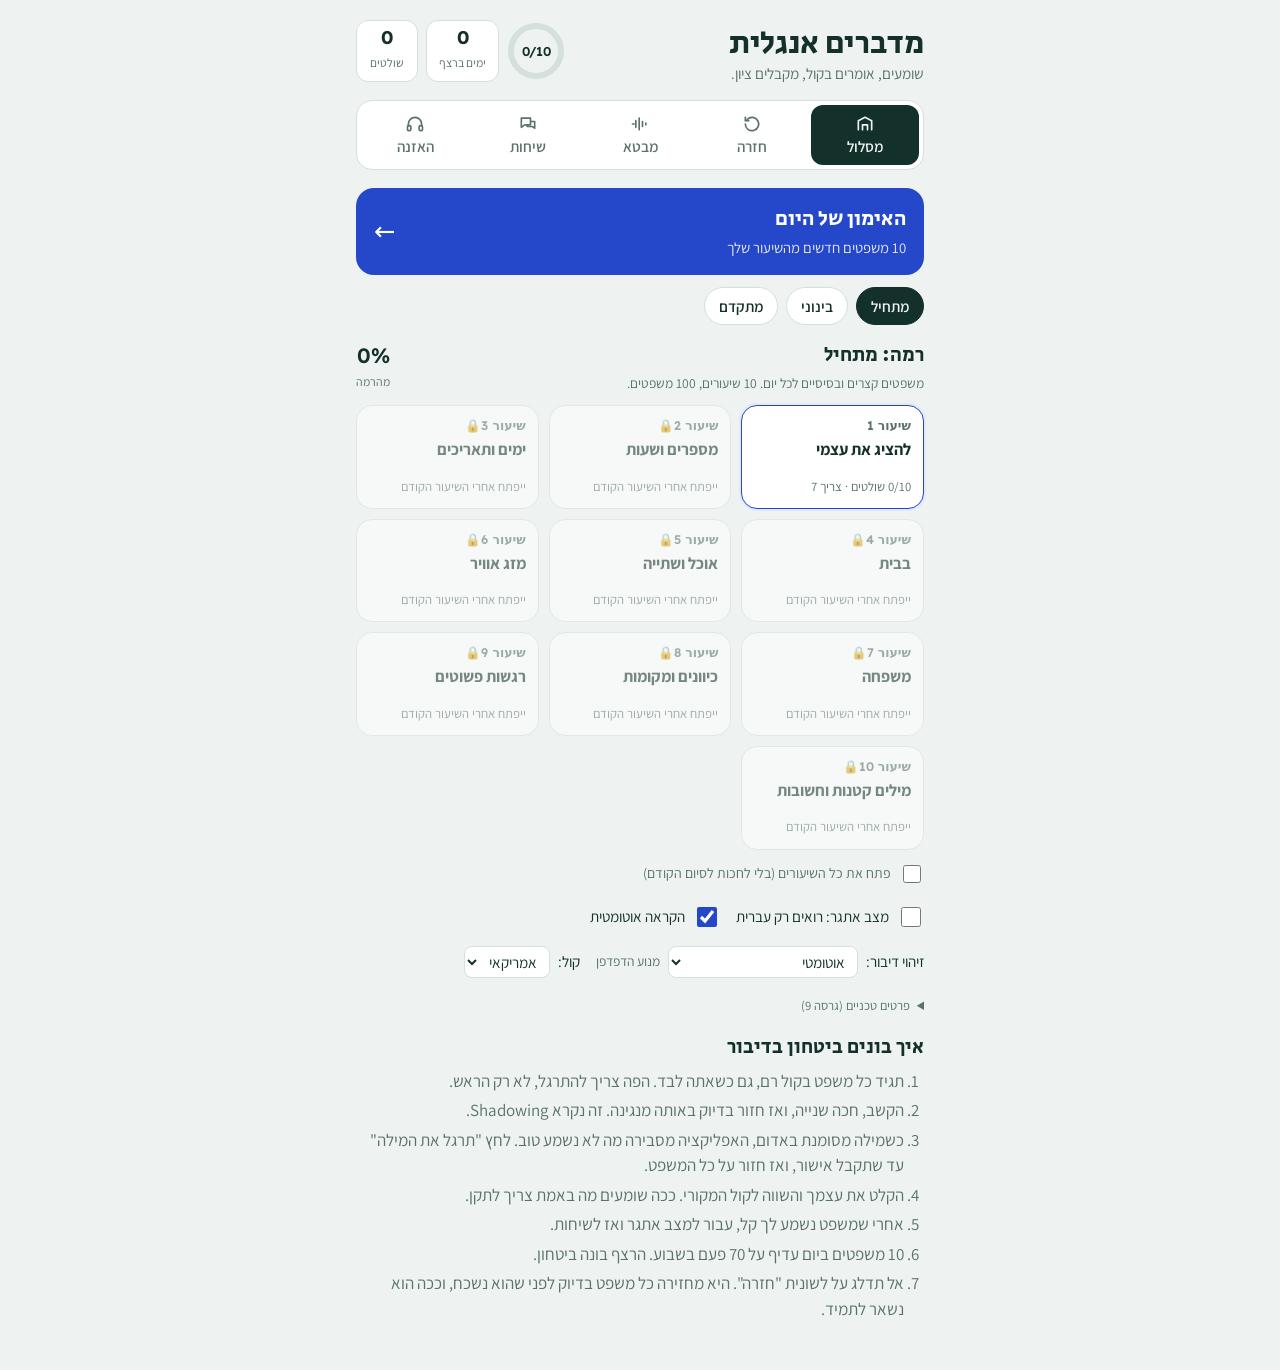
<file: index.html>
<!doctype html>
<html lang="he" dir="rtl">
<head>
<meta charset="utf-8">
<meta name="viewport" content="width=device-width,initial-scale=1,viewport-fit=cover">
<title>מדברים אנגלית</title>
<link rel="preconnect" href="https://fonts.googleapis.com">
<link rel="stylesheet" href="https://fonts.googleapis.com/css2?family=Assistant:wght@400;600;700&family=Lexend:wght@400;500;600&family=Secular+One&display=swap">
<link rel="stylesheet" href="css/style.css?v=9">
</head>
<body>
<div class="wrap">
  <header>
    <h1>מדברים אנגלית<small>שומעים, אומרים בקול, מקבלים ציון.</small></h1>
    <div class="stats" aria-label="התקדמות">
      <div class="goal" title="יעד יומי: 10 משפטים">
        <svg viewBox="0 0 58 58"><circle class="track" cx="29" cy="29" r="25"/><circle class="fill" id="goalRing" cx="29" cy="29" r="25" stroke-dasharray="157.1" stroke-dashoffset="157.1"/></svg>
        <span id="goalTxt">0/10</span>
      </div>
      <div class="stat"><b id="sStreak">0</b><span>ימים ברצף</span></div>
      <div class="stat"><b id="sMastered">0</b><span>שולטים</span></div>
    </div>
  </header>

  <div class="modes" role="tablist" aria-label="מצבי תרגול">
    <button class="mode" role="tab" data-mode="course" aria-selected="true">
      <svg viewBox="0 0 24 24" fill="none" stroke="currentColor" stroke-width="2" stroke-linecap="round" stroke-linejoin="round"><path d="M4 19V8l8-4 8 4v11"/><path d="M9 19v-6h6v6"/></svg>מסלול</button>
    <button class="mode" role="tab" data-mode="review" aria-selected="false">
      <svg viewBox="0 0 24 24" fill="none" stroke="currentColor" stroke-width="2" stroke-linecap="round"><path d="M4 12a8 8 0 1 0 2.4-5.7M4 4v4h4"/></svg><span>חזרה<span class="badge" id="reviewBadge"></span></span></button>
    <button class="mode" role="tab" data-mode="accent" aria-selected="false">
      <svg viewBox="0 0 24 24" fill="none" stroke="currentColor" stroke-width="2" stroke-linecap="round"><path d="M3 12h2M7 8v8M11 5v14M15 9v6M19 11v2"/></svg>מבטא</button>
    <button class="mode" role="tab" data-mode="talk" aria-selected="false">
      <svg viewBox="0 0 24 24" fill="none" stroke="currentColor" stroke-width="2" stroke-linejoin="round"><path d="M4 5h11v8H8l-4 3V5z"/><path d="M15 9h5v8l-3-2h-6v-2"/></svg>שיחות</button>
    <button class="mode" role="tab" data-mode="listen" aria-selected="false">
      <svg viewBox="0 0 24 24" fill="none" stroke="currentColor" stroke-width="2" stroke-linecap="round"><path d="M4 14v-2a8 8 0 0 1 16 0v2"/><rect x="3" y="14" width="4" height="6" rx="1.5"/><rect x="17" y="14" width="4" height="6" rx="1.5"/></svg>האזנה</button>
  </div>

  <!-- ===== משפטים + חזרה ===== -->
  <section id="view-practice" class="stack">
    <div id="courseHome" class="stack">
      <button class="daily" id="dailyBtn">
        <span class="daily-t"><b>האימון של היום</b><small id="dailySub">10 משפטים: חזרות שהגיע זמנן ומשפטים חדשים מהשיעור שלך</small></span>
        <span class="daily-go" aria-hidden="true">←</span>
      </button>
      <nav class="topics" id="levels" aria-label="רמות"></nav>
      <div class="levelhead"><div><h2 id="levelName"></h2><p class="hint" id="levelDesc"></p></div><div class="lvlprog"><b id="levelPct">0%</b><span>מהרמה</span></div></div>
      <div class="lessons" id="lessons"></div>
      <div class="certcta" id="certCta" hidden><b>סיימת את הרמה!</b><button class="btn primary" id="certOpen">קבל תעודה</button></div>
      <label class="unlockall"><input type="checkbox" id="unlockAll"> פתח את כל השיעורים (בלי לחכות לסיום הקודם)</label>
    </div>
    <div class="lessonbar" id="lessonBar" hidden><button class="btn sm" id="backHome">→ לשיעורים</button><b id="lessonTitle"></b></div>
    <div class="toast" id="toast" hidden></div>
    <div class="card" aria-live="polite" id="practiceCard" hidden>
      <div class="cardtop"><span id="pos">1 / 7</span><div class="progressbar"><i id="bar"></i></div><span id="status"></span></div>
      <div class="he" id="he"></div>
      <p class="en" id="en" lang="en"></p>
      <div class="hint">לחץ על מילה כדי לשמוע אותה לבד</div>
      <div class="tip" id="tip"></div>
      <div class="row">
        <button class="btn primary" id="listen"><svg viewBox="0 0 24 24" fill="none" stroke="currentColor" stroke-width="2" stroke-linecap="round"><path d="M4 9v6h4l5 4V5L8 9H4z" fill="currentColor"/><path d="M16 8.5a5 5 0 0 1 0 7M18.5 6a8.5 8.5 0 0 1 0 12"/></svg>הקשב</button>
        <button class="btn" id="slow"><svg viewBox="0 0 24 24" fill="none" stroke="currentColor" stroke-width="2" stroke-linecap="round"><circle cx="12" cy="12" r="9"/><path d="M12 7v5l3 2"/></svg>לאט</button>
        <button class="btn rec" id="recBtn" hidden><svg viewBox="0 0 24 24"><circle cx="12" cy="12" r="6" fill="currentColor"/></svg><span>הקלט את עצמי</span></button>
        <button class="btn" id="playMine" hidden><svg viewBox="0 0 24 24" fill="currentColor"><path d="M8 5v14l11-7z"/></svg>הקול שלי</button>
        <button class="btn" id="reveal" hidden>הצג את המשפט</button>
      </div>

      <div class="miczone">
        <button class="mic" id="mic" aria-label="לחץ ודבר"><svg viewBox="0 0 24 24" fill="currentColor"><rect x="9" y="3" width="6" height="11" rx="3"/><path d="M6 11a6 6 0 0 0 12 0" fill="none" stroke="currentColor" stroke-width="2" stroke-linecap="round"/><path d="M12 17v4M9 21h6" stroke="currentColor" stroke-width="2" stroke-linecap="round"/></svg></button>
        <div class="miclabel" id="micLabel">לחץ ותגיד את המשפט באנגלית</div>
      </div>

      <div class="result" id="result" hidden>
        <div class="score" id="score"></div>
        <div class="words" id="words"></div>
        <div class="heard" id="heard"></div>
        <div class="fixes" id="fixes" hidden></div>
        <div class="noise" id="noiseNote" hidden></div>
      </div>

      <div class="selfrate" id="selfrate" hidden>
        <button class="btn" data-rate="2">אמרתי בביטחון</button>
        <button class="btn" data-rate="1">כמעט</button>
        <button class="btn" data-rate="0">צריך עוד תרגול</button>
      </div>

      <div class="nav">
        <button class="btn" id="prev">הקודם</button>
        <button class="btn" id="next">הבא</button>
      </div>
    </div>
    <div class="card empty" id="reviewEmpty" hidden>
      <h2>אין חזרות להיום</h2>
      <p>כל משפט שתרגלת חוזר בדיוק כשמתחילים לשכוח אותו: אחרי יום, 3 ימים, שבוע, שבועיים וחודש. כשהגיע זמן של משפט, הוא יופיע כאן.</p>
      <p class="hint" id="nextDue"></p>
    </div>
  </section>

  <!-- ===== מבטא ===== -->
  <section id="view-accent" class="stack" hidden>
    <div id="accHome" class="stack">
      <div class="card"><h2>הצלילים שהכי קשים לדוברי עברית</h2><p class="hint" style="margin:0">בכל יחידה: הסבר איך מזיזים את הפה, ואז תרגול עם זוגות מילים שנשמעות כמעט אותו דבר. אם תגיד לא נכון, המערכת תשמע את המילה השנייה.</p></div>
      <div class="units" id="units"></div>
    </div>
    <div id="accUnit" class="stack" hidden>
      <div class="lessonbar"><button class="btn sm" id="accBack">→ לכל הצלילים</button><b id="accTitle"></b></div>
      <div class="card" id="accLearn">
        <p id="accExplain" style="margin:0"></p>
        <h3>איך עושים את זה</h3>
        <ol class="how" id="accHow"></ol>
        <h3>זוגות לתרגול <span class="hint">(לחץ כדי לשמוע)</span></h3>
        <div class="pairs" id="accPairs"></div>
        <button class="btn primary" id="accStart" style="align-self:flex-start">התחל תרגול</button>
      </div>
      <div class="card" id="accEx" hidden>
        <div class="cardtop"><span id="axPos"></span><div class="progressbar"><i id="axBar"></i></div><span id="axScore"></span></div>
        <h2 id="axQ"></h2>
        <div id="axListen" class="stack">
          <div class="row"><button class="btn primary" id="axPlay"><svg viewBox="0 0 24 24" fill="none" stroke="currentColor" stroke-width="2" stroke-linecap="round"><path d="M4 9v6h4l5 4V5L8 9H4z" fill="currentColor"/><path d="M16 8.5a5 5 0 0 1 0 7M18.5 6a8.5 8.5 0 0 1 0 12"/></svg>השמע שוב</button><button class="btn" id="axSlow">לאט</button></div>
          <div class="pairchoice" id="axChoices"></div>
        </div>
        <div id="axSay" class="stack">
          <div class="bigword"><bdi lang="en" id="axWord"></bdi><span id="axMean"></span></div>
          <div class="row" style="justify-content:center"><button class="btn" id="axHear"><svg viewBox="0 0 24 24" fill="none" stroke="currentColor" stroke-width="2" stroke-linecap="round"><path d="M4 9v6h4l5 4V5L8 9H4z" fill="currentColor"/><path d="M16 8.5a5 5 0 0 1 0 7M18.5 6a8.5 8.5 0 0 1 0 12"/></svg>איך אומרים</button></div>
          <div class="miczone"><button class="mic small" id="axMic" aria-label="אמור את המילה"><svg viewBox="0 0 24 24" fill="currentColor"><rect x="9" y="3" width="6" height="11" rx="3"/><path d="M6 11a6 6 0 0 0 12 0" fill="none" stroke="currentColor" stroke-width="2" stroke-linecap="round"/><path d="M12 17v4M9 21h6" stroke="currentColor" stroke-width="2" stroke-linecap="round"/></svg></button><div class="miclabel" id="axLabel">לחץ ותגיד את המילה</div></div>
          <div class="selfrate" id="axSelf" hidden><button class="btn" data-ok="1">אמרתי נכון</button><button class="btn" data-ok="0">לא בטוח</button></div>
        </div>
        <div class="axres" id="axRes" hidden></div>
        <div class="nav"><button class="btn primary" id="axNext" disabled>הבא</button></div>
      </div>
      <div class="card" id="accDone" hidden>
        <div class="bigscore" id="adScore"></div>
        <p class="empty" id="adMsg" style="padding:0"></p>
        <h3>משפט אתגר</h3>
        <p class="en" id="twEn" lang="en" style="font-size:1.25rem"></p>
        <p class="hint" id="twHe" style="margin:0"></p>
        <div class="row"><button class="btn" id="twHear"><svg viewBox="0 0 24 24" fill="none" stroke="currentColor" stroke-width="2" stroke-linecap="round"><path d="M4 9v6h4l5 4V5L8 9H4z" fill="currentColor"/><path d="M16 8.5a5 5 0 0 1 0 7M18.5 6a8.5 8.5 0 0 1 0 12"/></svg>הקשב</button><button class="btn" id="twSlow">לאט</button></div>
        <div class="miczone"><button class="mic small" id="twMic" aria-label="אמור את משפט האתגר"><svg viewBox="0 0 24 24" fill="currentColor"><rect x="9" y="3" width="6" height="11" rx="3"/><path d="M6 11a6 6 0 0 0 12 0" fill="none" stroke="currentColor" stroke-width="2" stroke-linecap="round"/><path d="M12 17v4M9 21h6" stroke="currentColor" stroke-width="2" stroke-linecap="round"/></svg></button><div class="miclabel" id="twLabel">לחץ ותגיד את כל המשפט</div></div>
        <div class="words" id="twWords"></div>
        <div class="row"><button class="btn primary" id="adAgain">תרגול נוסף</button><button class="btn" id="adOther">צליל אחר</button></div>
      </div>
    </div>
  </section>

  <!-- ===== שיחות ===== -->
  <section id="view-talk" hidden>
    <div id="scenPick" class="card">
      <h2>בחר שיחה</h2>
      <p class="hint" style="margin:0">הצד השני מדבר, ואתה עונה בקול. לחץ על בועה כדי לשמוע אותה שוב.</p>
      <div class="scen-list" id="scenList"></div>
    </div>
    <div id="scenRun" class="card" hidden>
      <div class="cardtop"><button class="btn" id="scenBack">כל השיחות</button><b id="scenTitle"></b></div>
      <div class="chat" id="chat" aria-live="polite"></div>
      <div class="yourturn" id="yourTurn" hidden>
        <div class="hint">תורך: <span id="ytHe"></span></div>
        <div class="target" id="ytEn" lang="en"></div>
        <div class="row">
          <button class="btn" id="ytListen"><svg viewBox="0 0 24 24" fill="none" stroke="currentColor" stroke-width="2" stroke-linecap="round"><path d="M4 9v6h4l5 4V5L8 9H4z" fill="currentColor"/><path d="M16 8.5a5 5 0 0 1 0 7"/></svg>איך אומרים</button>
          <button class="btn" id="ytSkip">דלג</button>
        </div>
        <div class="miczone">
          <button class="mic small" id="ytMic" aria-label="ענה בקול"><svg viewBox="0 0 24 24" fill="currentColor"><rect x="9" y="3" width="6" height="11" rx="3"/><path d="M6 11a6 6 0 0 0 12 0" fill="none" stroke="currentColor" stroke-width="2" stroke-linecap="round"/><path d="M12 17v4M9 21h6" stroke="currentColor" stroke-width="2" stroke-linecap="round"/></svg></button>
          <div class="miclabel" id="ytLabel">לחץ וענה</div>
        </div>
        <div class="fixes" id="ytFixes" hidden></div>
        <div class="selfrate" id="ytSelf" hidden>
          <button class="btn" data-rate="2">אמרתי</button>
          <button class="btn" data-rate="0">עוד פעם</button>
        </div>
      </div>
      <div class="result good" id="scenDone" hidden>
        <div class="score" id="scenScore"></div>
        <div class="row"><button class="btn primary" id="scenAgain">שוב את השיחה</button><button class="btn" id="scenOthers">שיחה אחרת</button></div>
        <div class="fixes" id="scenFixes" hidden></div>
      </div>
    </div>
  </section>

  <!-- ===== האזנה ===== -->
  <section id="view-listen" hidden>
    <div class="card" id="quizCard">
      <div class="cardtop"><span id="qPos">שאלה 1 / 10</span><div class="progressbar"><i id="qBar"></i></div><span id="qScore">0 נכונות</span></div>
      <h2>מה שמעת?</h2>
      <div class="row">
        <button class="btn primary" id="qPlay"><svg viewBox="0 0 24 24" fill="none" stroke="currentColor" stroke-width="2" stroke-linecap="round"><path d="M4 9v6h4l5 4V5L8 9H4z" fill="currentColor"/><path d="M16 8.5a5 5 0 0 1 0 7M18.5 6a8.5 8.5 0 0 1 0 12"/></svg>השמע</button>
        <button class="btn" id="qSlow">לאט</button>
      </div>
      <div class="options" id="qOpts"></div>
      <p class="en" id="qReveal" lang="en" hidden></p>
      <div class="nav"><button class="btn" id="qNext" disabled>הבא</button></div>
    </div>
    <div class="card" id="quizDone" hidden>
      <div class="bigscore" id="qFinal"></div>
      <p class="empty" id="qMsg"></p>
      <button class="btn primary" id="qRestart" style="align-self:center">סבב חדש</button>
    </div>
  </section>

  <div class="modal" id="certModal" hidden role="dialog" aria-modal="true" aria-labelledby="certTitle">
    <div class="modal-in stack">
      <div class="cert" id="cert">
        <div class="cert-k">תעודת סיום</div>
        <div class="cert-t" id="certTitle">מדברים אנגלית</div>
        <div class="cert-l">מוענקת ל</div>
        <div class="cert-n" id="certName">שמך כאן</div>
        <div class="cert-l">על סיום <b id="certLevel"></b></div>
        <div class="cert-s" id="certStats"></div>
        <div class="cert-d" id="certDate"></div>
      </div>
      <label class="certname">השם על התעודה: <input id="certInput" maxlength="40" placeholder="הקלד את שמך"></label>
      <p class="hint" style="margin:0">כדי לשמור, צלם מסך (במחשב: Win+Shift+S, באייפון: כפתור הצד + הגברת עוצמה).</p>
      <button class="btn primary" id="certClose" style="align-self:center">סגור</button>
    </div>
  </div>

  <div class="toggles">
    <label><input type="checkbox" id="challenge"> מצב אתגר: רואים רק עברית</label>
    <label><input type="checkbox" id="autoplay" checked> הקראה אוטומטית</label>
    <label>זיהוי דיבור: <select id="engineSel"><option value="auto">אוטומטי</option><option value="local">מנוע יציב (מומלץ לאייפון)</option><option value="browser">מנוע הדפדפן (מהיר, לכרום)</option></select> <span class="hint" id="engineStat"></span></label>
    <label>קול: <select id="voiceSel"><option value="us">אמריקאי</option><option value="gb">בריטי</option></select></label>
  </div>

  <div class="note" id="micNote" hidden></div>

  <details class="debug"><summary>פרטים טכניים (גרסה 9)</summary><pre id="debugLog">עוד לא היו האזנות.</pre></details>

  <section class="coach">
    <h2>איך בונים ביטחון בדיבור</h2>
    <ol>
      <li>תגיד כל משפט בקול רם, גם כשאתה לבד. הפה צריך להתרגל, לא רק הראש.</li>
      <li>הקשב, חכה שנייה, ואז חזור בדיוק באותה מנגינה. זה נקרא Shadowing.</li>
      <li>כשמילה מסומנת באדום, האפליקציה מסבירה מה לא נשמע טוב. לחץ "תרגל את המילה" עד שתקבל אישור, ואז חזור על כל המשפט.</li>
      <li>הקלט את עצמך והשווה לקול המקורי. ככה שומעים מה באמת צריך לתקן.</li>
      <li>אחרי שמשפט נשמע לך קל, עבור למצב אתגר ואז לשיחות.</li>
      <li>10 משפטים ביום עדיף על 70 פעם בשבוע. הרצף בונה ביטחון.</li>
      <li>אל תדלג על לשונית "חזרה". היא מחזירה כל משפט בדיוק לפני שהוא נשכח, וככה הוא נשאר לתמיד.</li>
    </ol>
  </section>
</div>
<script src="js/data.js?v=9"></script>
<script src="js/course.js?v=9"></script>
<script src="js/recorder.js?v=9"></script>
<script src="js/app.js?v=9"></script>
</body>
</html>
</file>
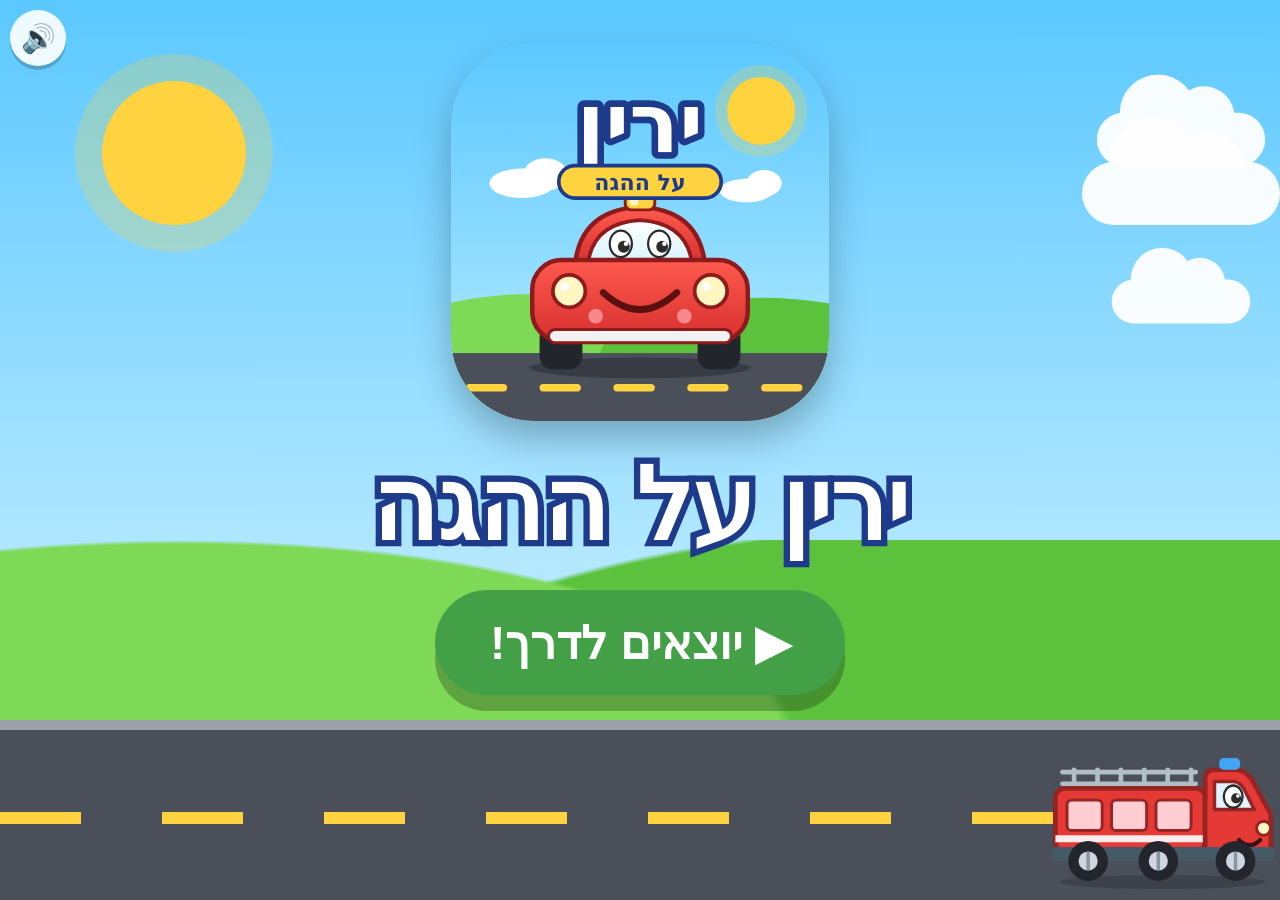
<file: yarin/index.html>
<!DOCTYPE html>
<html lang="he" dir="rtl">
<head>
  <meta charset="UTF-8">
  <meta name="viewport" content="width=device-width, initial-scale=1, maximum-scale=1, user-scalable=no, viewport-fit=cover">
  <title>ירין על ההגה</title>
  <meta name="theme-color" content="#5BC8FF">
  <meta name="apple-mobile-web-app-capable" content="yes">
  <meta name="mobile-web-app-capable" content="yes">
  <meta name="apple-mobile-web-app-title" content="ירין על ההגה">
  <meta name="apple-mobile-web-app-status-bar-style" content="black-translucent">
  <link rel="manifest" href="manifest.json">
  <link rel="icon" type="image/svg+xml" href="icons/icon.svg">
  <link rel="apple-touch-icon" href="icons/apple-touch-icon.png">
  <link rel="stylesheet" href="style.css?v=6">
</head>
<body>
  <div id="app">
    <!-- כל המסכים נבנים מתוך game.js -->
  </div>

  <!-- כפתורים קבועים בפינה -->
  <button id="btnHome" class="corner-btn hidden" aria-label="חזרה למפה">🏠</button>
  <button id="btnMute" class="corner-btn" aria-label="השתקה">🔊</button>
  <div id="stars" class="stars hidden">⭐ <span id="starCount">0</span></div>

  <div id="confetti"></div>

  <script src="js/vehicles.js?v=6"></script>
  <script src="js/sound.js?v=6"></script>
  <script src="js/drive.js?v=6"></script>
  <script src="js/game.js?v=6"></script>
</body>
</html>
</file>
<file: css/style.css>
/* Layout: one-column "speaking card" app — mode tabs, topic rail, one sentence at a time, big mic at the thumb */
:root{
  --bg:#EEF3F1; --surface:#FFFFFF; --ink:#13302B; --muted:#5B726C; --line:#D5E0DC;
  --accent:#2448C9; --accent-soft:#E3E9FB; --mic:#FFD447; --mic-ink:#2A2200; --mic-edge:#C9A21E;
  --good:#16794A; --good-soft:#DDF3E7; --bad:#B4372C; --bad-soft:#FBE3E0;
  --them:#F1F5F3;
  --f-display:"Secular One","Assistant",system-ui,sans-serif;
  --f-body:"Assistant",system-ui,-apple-system,"Segoe UI",sans-serif;
  --f-en:"Lexend",system-ui,-apple-system,"Segoe UI",sans-serif;
}
@media (prefers-color-scheme:dark){:root:not([data-theme="light"]){
  --bg:#0F1A18; --surface:#172623; --ink:#E6F0ED; --muted:#93A9A3; --line:#2A3C38;
  --accent:#8EA8FF; --accent-soft:#1E2A4D; --good:#5FD39A; --good-soft:#123326; --bad:#FF8F82; --bad-soft:#3A1915;
  --them:#1D2F2B; color-scheme:dark}}
:root[data-theme="dark"]{
  --bg:#0F1A18; --surface:#172623; --ink:#E6F0ED; --muted:#93A9A3; --line:#2A3C38;
  --accent:#8EA8FF; --accent-soft:#1E2A4D; --good:#5FD39A; --good-soft:#123326; --bad:#FF8F82; --bad-soft:#3A1915;
  --them:#1D2F2B; color-scheme:dark}

*{box-sizing:border-box}
[hidden]{display:none!important}
body{background:var(--bg);color:var(--ink);font-family:var(--f-body);font-size:17px;line-height:1.5;margin:0}
.wrap{max-width:600px;margin:0 auto;padding-block:20px 48px;
  padding-left:max(16px,env(safe-area-inset-left,0px));padding-right:max(16px,env(safe-area-inset-right,0px));
  display:flex;flex-direction:column;gap:18px}
header{display:flex;align-items:flex-end;justify-content:space-between;gap:12px;flex-wrap:wrap}
h1{font-family:var(--f-display);font-weight:400;font-size:2rem;line-height:1.1;margin:0;text-wrap:balance}
h1 small{display:block;font-family:var(--f-body);font-size:.95rem;color:var(--muted);font-weight:400;margin-top:4px}
h2{font-family:var(--f-display);font-weight:400;font-size:1.25rem;margin:0}
.stats{display:flex;gap:8px;align-items:center}
.stat{background:var(--surface);border:1px solid var(--line);border-radius:12px;padding:6px 12px;text-align:center;min-width:62px}
.stat b{display:block;font-family:var(--f-en);font-size:1.15rem;font-variant-numeric:tabular-nums;line-height:1.2}
.stat span{font-size:.75rem;color:var(--muted)}
.goal{position:relative;width:58px;height:58px;flex:none}
.goal svg{width:100%;height:100%;transform:rotate(-90deg)}
.goal circle{fill:none;stroke-width:6}
.goal .track{stroke:var(--line)} .goal .fill{stroke:var(--good);stroke-linecap:round;transition:stroke-dashoffset .4s}
.goal span{position:absolute;inset:0;display:grid;place-items:center;font:600 .8rem var(--f-en);font-variant-numeric:tabular-nums}

/* mode tabs */
.modes{display:grid;grid-template-columns:repeat(4,1fr);background:var(--surface);border:1px solid var(--line);border-radius:16px;padding:4px;gap:4px}
.mode{border:none;background:transparent;color:var(--muted);font:600 .95rem var(--f-body);padding:9px 4px;border-radius:12px;cursor:pointer;display:flex;flex-direction:column;align-items:center;gap:2px}
.mode svg{width:20px;height:20px}
.mode[aria-selected="true"]{background:var(--ink);color:var(--bg)}
.mode .badge{font:600 .7rem var(--f-en);background:var(--bad);color:var(--surface);border-radius:999px;padding:0 6px;margin-inline-start:4px}
.mode .badge:empty{display:none}

.topics{display:flex;gap:8px;overflow-x:auto;padding-bottom:4px;scrollbar-width:none;margin-inline:-4px;padding-inline:4px}
.topics::-webkit-scrollbar{display:none}
.chip{flex:none;border:1px solid var(--line);background:var(--surface);color:var(--ink);font:600 .95rem var(--f-body);
  padding:8px 14px;border-radius:999px;cursor:pointer;white-space:nowrap}
.chip[aria-pressed="true"]{background:var(--ink);color:var(--bg);border-color:var(--ink)}
.chip.daily{border-color:var(--accent);color:var(--accent)}
.chip.daily[aria-pressed="true"]{background:var(--accent);color:var(--surface);border-color:var(--accent)}

.card{background:var(--surface);border:1px solid var(--line);border-radius:22px;padding:22px 20px;display:flex;flex-direction:column;gap:16px;box-shadow:0 8px 24px -16px rgba(19,48,43,.35)}
.cardtop{display:flex;justify-content:space-between;align-items:center;font-size:.85rem;color:var(--muted);gap:8px}
.progressbar{flex:1;height:4px;background:var(--line);border-radius:4px;overflow:hidden;max-width:140px}
.progressbar i{display:block;height:100%;background:var(--accent);width:0;transition:width .3s}
.he{font-size:1.15rem;font-weight:600;color:var(--muted)}
.en{font-family:var(--f-en);font-size:1.6rem;font-weight:500;line-height:1.4;direction:ltr;text-align:left;margin:0;min-height:2.2em;display:flex;flex-wrap:wrap;gap:0 .3em}
.en .w{cursor:pointer;border-radius:6px;padding:0 2px;margin:0 -2px}
.en .w:hover{background:var(--accent-soft)}
.en.hidden-en .w{color:transparent;background:var(--line);user-select:none}
.tip{font-size:.92rem;background:var(--accent-soft);color:var(--ink);border-radius:12px;padding:8px 12px}
.tip:empty{display:none}
.hint{font-size:.85rem;color:var(--muted)}

.row{display:flex;gap:10px;flex-wrap:wrap;align-items:center}
.btn{display:inline-flex;align-items:center;gap:8px;border:1px solid var(--line);background:var(--surface);color:var(--ink);
  font:600 1rem var(--f-body);padding:10px 16px;border-radius:14px;cursor:pointer}
.btn svg{width:20px;height:20px;flex:none}
.btn:hover{border-color:var(--accent)}
.btn:disabled{opacity:.45;cursor:default}
.btn.primary{background:var(--accent);border-color:var(--accent);color:var(--surface)}
.btn.rec{color:var(--bad)}
.btn.rec.on{background:var(--bad);color:var(--surface);border-color:var(--bad)}
:focus-visible{outline:3px solid var(--accent);outline-offset:2px}

.miczone{display:flex;flex-direction:column;align-items:center;gap:10px;padding-top:4px}
.mic{width:92px;height:92px;border-radius:50%;border:none;background:var(--mic);color:var(--mic-ink);cursor:pointer;
  display:grid;place-items:center;box-shadow:0 6px 0 var(--mic-edge);transition:transform .1s}
.mic:active{transform:translateY(3px);box-shadow:0 3px 0 var(--mic-edge)}
.mic svg{width:40px;height:40px}
.mic.on{animation:pulse 1.2s infinite}
.mic.small{width:72px;height:72px}
.mic.small svg{width:32px;height:32px}
@keyframes pulse{0%{box-shadow:0 6px 0 var(--mic-edge),0 0 0 0 rgba(255,212,71,.6)}100%{box-shadow:0 6px 0 var(--mic-edge),0 0 0 22px rgba(255,212,71,0)}}
.miclabel{font-weight:600;color:var(--muted);text-align:center;min-height:1.5em}

.result{border-radius:16px;padding:14px 16px;display:flex;flex-direction:column;gap:8px}
.result.good{background:var(--good-soft)} .result.mid{background:var(--accent-soft)} .result.low{background:var(--bad-soft)}
.score{font-family:var(--f-display);font-size:1.4rem;line-height:1.2}
.words{direction:ltr;text-align:left;font-family:var(--f-en);font-size:1.1rem;display:flex;flex-wrap:wrap;gap:6px}
.words span{padding:1px 6px;border-radius:6px}
.words .ok{color:var(--good);background:color-mix(in srgb,var(--good) 12%,transparent)}
.words .miss{color:var(--bad);text-decoration:underline wavy;text-underline-offset:4px;cursor:pointer}
.heard{font-size:.9rem;color:var(--muted)}
.heard bdi{font-family:var(--f-en)}

.selfrate{display:flex;gap:10px;flex-wrap:wrap;justify-content:center}
.nav{display:flex;justify-content:space-between;gap:10px}
.nav .btn{flex:1;justify-content:center}

.toggles{display:flex;gap:16px;flex-wrap:wrap;font-size:.95rem}
.toggles label{display:flex;align-items:center;gap:8px;cursor:pointer}
.toggles input{width:20px;height:20px;accent-color:var(--accent)}
.toggles select{font:inherit;padding:4px 8px;border-radius:8px;border:1px solid var(--line);background:var(--surface);color:var(--ink)}

.note{font-size:.88rem;color:var(--muted);background:var(--surface);border:1px dashed var(--line);border-radius:14px;padding:10px 14px}

/* dialogues */
.scen-list{display:grid;grid-template-columns:repeat(auto-fill,minmax(160px,1fr));gap:10px}
.scen{border:1px solid var(--line);background:var(--surface);border-radius:16px;padding:14px;text-align:start;cursor:pointer;color:var(--ink);font:inherit;display:flex;flex-direction:column;gap:4px}
.scen:hover{border-color:var(--accent)}
.scen b{font-size:1.05rem}
.scen small{font-family:var(--f-en);color:var(--muted);direction:ltr;text-align:right}
.scen .best{font-size:.8rem;color:var(--good);font-weight:600}
.chat{display:flex;flex-direction:column;gap:10px;max-height:52vh;overflow-y:auto;padding:2px}
.bubble{max-width:85%;border-radius:18px;padding:10px 14px;display:flex;flex-direction:column;gap:2px}
.bubble .t{font-family:var(--f-en);direction:ltr;text-align:left;font-size:1.05rem}
.bubble .h{font-size:.85rem;color:var(--muted)}
.bubble.them{background:var(--them);align-self:flex-end;border-end-end-radius:6px;cursor:pointer}
.bubble.you{background:var(--accent-soft);align-self:flex-start;border-end-start-radius:6px}
.bubble.you .s{font:600 .8rem var(--f-en);color:var(--good)}
.bubble.you .s.mid{color:var(--accent)} .bubble.you .s.low{color:var(--bad)}
.yourturn{border:2px dashed var(--accent);border-radius:16px;padding:12px 14px;display:flex;flex-direction:column;gap:8px}
.yourturn .target{font-family:var(--f-en);direction:ltr;text-align:left;font-size:1.15rem}
.yourturn .target.hidden-en{color:transparent;background:var(--line);border-radius:8px;user-select:none}

/* listening quiz */
.options{display:flex;flex-direction:column;gap:8px}
.opt{border:1px solid var(--line);background:var(--surface);color:var(--ink);font:600 1.02rem var(--f-body);padding:12px 14px;border-radius:14px;cursor:pointer;text-align:start}
.opt:hover{border-color:var(--accent)}
.opt.right{background:var(--good-soft);border-color:var(--good)}
.opt.wrong{background:var(--bad-soft);border-color:var(--bad)}
.bigscore{font-family:var(--f-display);font-size:2.4rem;text-align:center;line-height:1}

.fixes{display:flex;flex-direction:column;gap:10px;border-top:1px solid var(--line);padding-top:10px}
.fixes-title{font-family:var(--f-display);font-size:1.05rem}
.fix{background:var(--surface);border:1px solid var(--line);border-radius:14px;padding:10px 12px;display:flex;flex-direction:column;gap:6px}
.fix-head{display:flex;align-items:baseline;gap:10px;flex-wrap:wrap}
.fix-word{font:600 1.2rem var(--f-en);color:var(--bad)}
.fix-phon{font-size:.95rem;color:var(--ink)}
.fix-tips{margin:0;padding-inline-start:18px;font-size:.92rem;color:var(--muted);display:flex;flex-direction:column;gap:2px}
.fix-actions{gap:8px}
.btn.sm{padding:6px 12px;font-size:.9rem;border-radius:10px}
.btn.on{background:var(--mic);color:var(--mic-ink);border-color:var(--mic-edge)}
.fix-res{font-size:.9rem;font-weight:600;color:var(--muted);flex-basis:100%}
.fix-res.good{color:var(--good)} .fix-res.bad{color:var(--bad)}
.coach{display:flex;flex-direction:column;gap:6px}
.coach ol{margin:0;padding-inline-start:20px;color:var(--muted);display:flex;flex-direction:column;gap:4px}
.empty{text-align:center;color:var(--muted);padding:12px}
@media (max-width:420px){.en{font-size:1.35rem}.mode{font-size:.85rem}}
@media (prefers-reduced-motion:reduce){*{animation:none!important;transition:none!important}}

.debug{font-size:.8rem;color:var(--muted)}
.debug pre{direction:ltr;text-align:left;white-space:pre-wrap;background:var(--surface);border:1px solid var(--line);border-radius:10px;padding:8px;max-height:220px;overflow:auto;margin:6px 0 0}

.noise{font-size:.9rem;background:var(--bad-soft);color:var(--ink);border-radius:12px;padding:8px 12px}

/* ===== גרסה 8: מסלול, חזרה חכמה, מבטא, תעודה ===== */
.modes{grid-template-columns:repeat(5,1fr)}
.stack{display:flex;flex-direction:column;gap:12px}
h3{font-family:var(--f-display);font-weight:400;font-size:1.05rem;margin:4px 0 0}
.daily{display:flex;align-items:center;justify-content:space-between;gap:12px;border:none;cursor:pointer;text-align:start;
  background:var(--accent);color:var(--surface);border-radius:18px;padding:16px 18px;font:inherit}
.daily-t{display:flex;flex-direction:column;gap:2px;min-width:0}
.daily b{font-family:var(--f-display);font-weight:400;font-size:1.3rem}
.daily small{opacity:.88;font-size:.92rem}
.daily-go{font-size:1.6rem;line-height:1}
.levelhead{display:flex;justify-content:space-between;align-items:flex-end;gap:12px}
.levelhead h2{margin:0}
.levelhead p{margin:2px 0 0}
.lvlprog{text-align:center}
.lvlprog b{display:block;font:600 1.3rem var(--f-en);font-variant-numeric:tabular-nums}
.lvlprog span{font-size:.75rem;color:var(--muted)}
.lessons{display:grid;grid-template-columns:repeat(auto-fill,minmax(150px,1fr));gap:10px}
.lesson{border:1px solid var(--line);background:var(--surface);color:var(--ink);border-radius:16px;padding:12px;text-align:start;cursor:pointer;font:inherit;display:flex;flex-direction:column;gap:6px}
.lesson:hover:not(:disabled){border-color:var(--accent)}
.lesson:disabled{cursor:default;opacity:.55}
.lesson .ln{font:600 .78rem var(--f-en);color:var(--muted);display:flex;justify-content:space-between;align-items:center}
.lesson b{font-size:1.02rem;line-height:1.25}
.lesson .lbar{height:5px;background:var(--line);border-radius:4px;overflow:hidden}
.lesson .lbar i{display:block;height:100%;background:var(--good)}
.lesson .ls{font-size:.8rem;color:var(--muted)}
.lesson.done{border-color:var(--good)}
.lesson.done .ls{color:var(--good);font-weight:600}
.lesson.current{border-color:var(--accent);box-shadow:0 0 0 2px var(--accent-soft)}
.certcta{display:flex;justify-content:space-between;align-items:center;gap:10px;flex-wrap:wrap;background:var(--good-soft);border-radius:16px;padding:12px 16px}
.unlockall{display:flex;gap:8px;align-items:center;font-size:.88rem;color:var(--muted);cursor:pointer}
.unlockall input{accent-color:var(--accent);width:18px;height:18px}
.lessonbar{display:flex;align-items:center;gap:10px;flex-wrap:wrap}
.lessonbar b{font-family:var(--f-display);font-weight:400;font-size:1.15rem}
.toast{background:var(--good-soft);border:1px solid var(--good);border-radius:14px;padding:10px 14px;font-weight:600}

/* מבטא */
.units{display:grid;grid-template-columns:repeat(auto-fill,minmax(160px,1fr));gap:10px}
.unit{border:1px solid var(--line);background:var(--surface);color:var(--ink);border-radius:16px;padding:12px 14px;text-align:start;cursor:pointer;font:inherit;display:flex;flex-direction:column;gap:4px}
.unit:hover{border-color:var(--accent)}
.unit .sym{font:500 1.5rem var(--f-en);color:var(--accent);direction:ltr;text-align:right}
.unit b{font-size:1.05rem}
.unit small{font-family:var(--f-en);color:var(--muted);direction:ltr;text-align:right}
.unit .best{font-size:.8rem;color:var(--good);font-weight:600}
.how{margin:0;padding-inline-start:20px;display:flex;flex-direction:column;gap:4px}
.pairs{display:grid;grid-template-columns:repeat(auto-fill,minmax(150px,1fr));gap:8px}
.pair{display:flex;border:1px solid var(--line);border-radius:12px;overflow:hidden;direction:ltr}
.pair button{flex:1;border:none;background:var(--surface);color:var(--ink);cursor:pointer;padding:8px 6px;display:flex;flex-direction:column;align-items:center;gap:1px;font:inherit}
.pair button+button{border-left:1px solid var(--line)}
.pair button:hover{background:var(--accent-soft)}
.pair .pw{font:500 1.05rem var(--f-en)}
.pair .pm{font-size:.75rem;color:var(--muted);direction:rtl}
.pairchoice{display:grid;grid-template-columns:1fr 1fr;gap:10px}
.pairchoice .opt{text-align:center;display:flex;flex-direction:column;gap:2px;align-items:center}
.pairchoice .opt bdi{font:500 1.4rem var(--f-en)}
.pairchoice .opt span{font-size:.85rem;color:var(--muted);font-weight:400}
.bigword{display:flex;flex-direction:column;align-items:center;gap:2px}
.bigword bdi{font:600 2.4rem var(--f-en);line-height:1.1}
.bigword span{color:var(--muted)}
.axres{border-radius:14px;padding:10px 14px;font-weight:600;display:flex;flex-direction:column;gap:4px}
.axres.good{background:var(--good-soft);color:var(--good)}
.axres.bad{background:var(--bad-soft);color:var(--ink)}
.axres .sub{font-weight:400;color:var(--ink);font-size:.92rem}

/* תעודה */
.modal{position:fixed;inset:0;z-index:20;background:color-mix(in srgb,var(--ink) 55%,transparent);display:grid;place-items:center;overflow-y:auto;
  padding-block:max(16px,env(safe-area-inset-top,0px)) max(16px,env(safe-area-inset-bottom,0px));
  padding-left:max(16px,env(safe-area-inset-left,0px));padding-right:max(16px,env(safe-area-inset-right,0px))}
.modal-in{background:var(--bg);border-radius:22px;padding:16px;width:min(560px,100%)}
.cert{background:#FFFDF6;color:#13302B;border:3px double #2448C9;border-radius:14px;padding:28px 20px;text-align:center;display:flex;flex-direction:column;gap:6px;
  background-image:radial-gradient(circle at 50% 0,rgba(36,72,201,.07),transparent 60%)}
.cert-k{font:600 .8rem var(--f-body);letter-spacing:.2em;color:#2448C9}
.cert-t{font-family:var(--f-display);font-size:2rem;line-height:1.1}
.cert-l{color:#5B726C}
.cert-n{font-family:var(--f-display);font-size:1.7rem;border-bottom:1px solid #D5E0DC;padding-bottom:4px;margin-inline:auto;min-width:60%;overflow-wrap:anywhere}
.cert-s{font-size:.9rem;color:#5B726C}
.cert-d{font:500 .85rem var(--f-en);color:#5B726C}
.certname{display:flex;gap:8px;align-items:center;flex-wrap:wrap}
.certname input{flex:1;min-width:0;font:inherit;padding:8px 10px;border-radius:10px;border:1px solid var(--line);background:var(--surface);color:var(--ink)}
@media (max-width:420px){.mode{font-size:.78rem;padding:8px 2px}.mode svg{width:18px;height:18px}.bigword bdi{font-size:2rem}}
</file>
<file: yarin/style.css>
/* =========================================================
   ירין על ההגה – עיצוב
   ========================================================= */

* { box-sizing: border-box; margin: 0; padding: 0; -webkit-tap-highlight-color: transparent; }

html, body {
  height: 100%;
  overflow: hidden;
  overscroll-behavior: none;
  background: #5BC8FF;
  font-family: "Arial Rounded MT Bold", "Varela Round", Arial, "Segoe UI", sans-serif;
  user-select: none;
  -webkit-user-select: none;
  -webkit-touch-callout: none;
  touch-action: manipulation;
}

#app { position: fixed; inset: 0; overflow: hidden; }
.scene { position: absolute; inset: 0; overflow: hidden; }
.hidden { display: none !important; }

button { font-family: inherit; border: none; cursor: pointer; background: none; color: inherit; }

/* ---------- רקע: שמיים, גבעות, כביש ---------- */
.sky { position: absolute; inset: 0; background: linear-gradient(#5BC8FF, #C4EEFF 75%); }
.sun {
  position: absolute; top: 9%; left: 8%;
  width: 16vmin; height: 16vmin; border-radius: 50%;
  background: #FFD23F; box-shadow: 0 0 0 3vmin rgba(255, 210, 63, .25);
}
.cloud {
  position: absolute; background: #fff; border-radius: 50px;
  width: 22vmin; height: 7vmin; opacity: .95;
  animation: float 26s linear infinite;
}
.cloud::before, .cloud::after { content: ""; position: absolute; background: #fff; border-radius: 50%; }
.cloud::before { width: 10vmin; height: 10vmin; top: -5vmin; left: 3vmin; }
.cloud::after { width: 8vmin; height: 8vmin; top: -3.5vmin; left: 10vmin; }
.cloud.c1 { top: 18%; animation-duration: 34s; }
.cloud.c2 { top: 30%; animation-duration: 46s; animation-delay: -20s; transform: scale(.7); }
.cloud.c3 { top: 12%; animation-duration: 40s; animation-delay: -32s; transform: scale(.85); }
@keyframes float { from { left: -30%; } to { left: 110%; } }

.hills {
  position: absolute; left: -10%; right: -10%; bottom: 18%; height: 22%;
  background:
    radial-gradient(ellipse 40% 100% at 20% 100%, #7ED957 98%, transparent 100%),
    radial-gradient(ellipse 45% 110% at 75% 100%, #5CC23D 98%, transparent 100%);
}
.road {
  position: absolute; left: 0; right: 0; bottom: 0; height: 20%;
  background: #4A4F5A; border-top: 1.2vmin solid #9AA1AD;
}
.road-line {
  position: absolute; top: 48%; left: 0; right: 0; height: 1.4vmin;
  background: repeating-linear-gradient(90deg, #FFD23F 0 9vmin, transparent 9vmin 18vmin);
}

/* ---------- כפתורים ---------- */
.btn {
  font-size: clamp(20px, 5.5vmin, 36px); font-weight: bold;
  padding: .55em 1.2em; border-radius: 999px; color: #fff;
  box-shadow: 0 .35em 0 rgba(0,0,0,.25); transition: transform .1s;
}
.btn:active { transform: translateY(.2em); box-shadow: 0 .15em 0 rgba(0,0,0,.25); }
.btn-big { font-size: clamp(24px, 7vmin, 46px); }
.btn-green { background: #43A047; }
.btn-blue { background: #1E88E5; }

.corner-btn {
  position: fixed; z-index: 50;
  top: calc(env(safe-area-inset-top) + 10px);
  width: 56px; height: 56px; border-radius: 50%;
  background: rgba(255,255,255,.9); font-size: 28px;
  box-shadow: 0 4px 0 rgba(0,0,0,.2);
}
#btnHome { right: calc(env(safe-area-inset-right) + 10px); }
#btnMute { left: calc(env(safe-area-inset-left) + 10px); }
.stars {
  position: fixed; z-index: 50;
  top: calc(env(safe-area-inset-top) + 14px);
  left: calc(env(safe-area-inset-left) + 76px);
  background: rgba(255,255,255,.9); border-radius: 999px;
  padding: 6px 14px; font-size: 24px; font-weight: bold; color: #1E3A8A;
  box-shadow: 0 4px 0 rgba(0,0,0,.2);
}

.hint {
  position: absolute; z-index: 5;
  top: calc(env(safe-area-inset-top) + 76px); left: 50%; transform: translateX(-50%);
  width: max-content; max-width: 92vw;
  background: rgba(255,255,255,.92); color: #1E3A8A;
  font-size: clamp(18px, 5vmin, 34px); font-weight: bold;
  padding: .35em .9em; border-radius: 999px; text-align: center;
  box-shadow: 0 4px 0 rgba(0,0,0,.15);
}
.progress {
  position: absolute; z-index: 5; left: 50%; transform: translateX(-50%);
  top: calc(env(safe-area-inset-top) + 76px + clamp(18px, 5vmin, 34px) * 2.2);
  display: flex; gap: 10px;
}
.dot { width: 22px; height: 22px; border-radius: 50%; background: rgba(255,255,255,.6); border: 3px solid #fff; }
.dot.on { background: #FFD23F; border-color: #F9A825; }

.big-number {
  position: absolute; z-index: 5;
  top: 32%; right: 6%;
  font-size: 20vmin; font-weight: 900; color: #fff;
  -webkit-text-stroke: 1vmin #1E3A8A; paint-order: stroke;
  text-shadow: 0 1vmin 0 rgba(0,0,0,.2);
}

/* ---------- רכבים ---------- */
.vehicle-svg { width: 100%; height: auto; display: block; overflow: visible; }
.driving .wheel { animation: spin .35s linear infinite; }
.vt-mixer .drum { animation: wobble 2s ease-in-out infinite; }
.vt-fire .beacon, .vt-ambulance .beacon { animation: beacon .5s steps(1) infinite; }
@keyframes spin { to { transform: rotate(360deg); } }
@keyframes wobble { 0%,100% { transform: rotate(-3deg); } 50% { transform: rotate(3deg); } }
@keyframes beacon { 0% { fill: #42a5f5; } 50% { fill: #ef5350; } }

.idle { animation: idle 1.2s ease-in-out infinite; }
@keyframes idle { 0%,100% { transform: translateY(0); } 50% { transform: translateY(-1.2vmin); } }

.bounce { animation: bounce .5s; }
@keyframes bounce { 0%,100% { transform: scale(1); } 40% { transform: scale(1.15); } 70% { transform: scale(.95); } }
.shake { animation: shake .45s; }
@keyframes shake { 0%,100% { translate: 0; } 20%,60% { translate: -2.5vmin; } 40%,80% { translate: 2.5vmin; } }
.pop { animation: pop .4s; }
@keyframes pop { 0% { transform: scale(.6); } 60% { transform: scale(1.25); } 100% { transform: scale(1); } }
.pulse { animation: pulse 1.4s ease-in-out infinite; }
@keyframes pulse { 0%,100% { transform: scale(1); } 50% { transform: scale(1.07); } }

/* ---------- מסך פתיחה ---------- */
.title-box {
  position: absolute; inset: 0; z-index: 3;
  display: flex; flex-direction: column; align-items: center; justify-content: center;
  gap: 3vmin; padding-bottom: 18vmin;
}
.title-icon { width: 42vmin; height: 42vmin; border-radius: 22%; box-shadow: 0 2vmin 4vmin rgba(0,0,0,.25); }
.title-text {
  font-size: 11vmin; color: #fff; font-weight: 900;
  -webkit-text-stroke: 1.4vmin #1E3A8A; paint-order: stroke;
}
.drive-by {
  position: absolute; bottom: 3%; width: 34vmin; z-index: 2;
  animation: driveby 7s linear infinite;
}
.drive-by .wheel { animation: spin .35s linear infinite; }
@keyframes driveby { from { left: -40%; } to { left: 110%; } }

/* ---------- מוסך ---------- */
.garage {
  background: linear-gradient(#FFE0B2, #FFCC80);
  display: flex; flex-direction: column; align-items: center; justify-content: center;
  gap: 3vmin; padding: calc(env(safe-area-inset-top) + 76px) 3vmin 4vmin;
}
.garage-title {
  font-size: clamp(24px, 7vmin, 44px); font-weight: 900; color: #5D4037;
}
.garage-grid {
  display: grid; grid-template-columns: repeat(2, 1fr); gap: 3vmin;
  width: min(94vw, 720px);
}
@media (orientation: landscape) { .garage-grid { grid-template-columns: repeat(3, 1fr); } }
.garage-card {
  background: #fff; border-radius: 4vmin; padding: 2.5vmin 2vmin 1.5vmin;
  box-shadow: 0 1vmin 0 rgba(0,0,0,.15); border: 1vmin solid transparent;
  display: flex; flex-direction: column; align-items: center; gap: 1vmin;
}
.garage-card span { font-size: clamp(16px, 4.5vmin, 28px); font-weight: bold; color: #5D4037; }
.garage-card.selected { border-color: #43A047; background: #E8F5E9; }
.garage-card svg { max-height: 22vmin; }

/* ---------- מפה ---------- */
.map-grid {
  position: absolute; z-index: 3; left: 50%; transform: translateX(-50%);
  top: calc(env(safe-area-inset-top) + 80px);
  display: grid; grid-template-columns: repeat(2, 1fr); gap: 4vmin;
}
@media (orientation: landscape) { .map-grid { grid-template-columns: repeat(4, 1fr); } }
.station-tile {
  width: 32vmin; height: 32vmin; border-radius: 6vmin;
  display: flex; flex-direction: column; align-items: center; justify-content: center; gap: 1vmin;
  color: #fff; box-shadow: 0 1.2vmin 0 rgba(0,0,0,.22);
  border: 1vmin solid rgba(255,255,255,.85);
}
@media (orientation: landscape) { .station-tile { width: 26vmin; height: 26vmin; } }
.station-tile:active { transform: translateY(.8vmin); }
.st-icon { font-size: 13vmin; line-height: 1; }
.st-name { font-size: clamp(16px, 4.6vmin, 30px); font-weight: 900; text-shadow: 0 2px 0 rgba(0,0,0,.25); }
.st-traffic { background: #43A047; }
.st-build { background: #FB8C00; }
.st-fire { background: #E53935; }
.st-wash { background: #1E88E5; }
.garage-btn {
  position: absolute; z-index: 4; bottom: 22%; right: 4%;
  background: #8D6E63; color: #fff; font-size: clamp(18px, 5vmin, 30px); font-weight: bold;
  padding: .4em .9em; border-radius: 999px; box-shadow: 0 .3em 0 rgba(0,0,0,.25);
}
.map-car { position: absolute; z-index: 3; bottom: 6%; left: 50%; width: 38vmin; margin-left: -19vmin; }

/* ---------- רמזור ---------- */
.player { position: absolute; z-index: 3; left: 4%; bottom: 7%; width: 40vmin; }
.go-across { left: 115% !important; transition: left 1.6s ease-in; }
.no-anim { transition: none !important; }
.traffic-light {
  position: absolute; z-index: 2; left: 64%; bottom: 19%;
  width: 14vmin; padding: 1.5vmin; border-radius: 3vmin;
  background: #263238; display: flex; flex-direction: column; gap: 1.4vmin;
  box-shadow: 0 1vmin 0 rgba(0,0,0,.25);
}
.traffic-light::after {
  content: ""; position: absolute; left: 50%; top: 100%; width: 2.4vmin; height: 16vmin;
  margin-left: -1.2vmin; background: #455A64;
}
.lamp { width: 11vmin; height: 11vmin; border-radius: 50%; opacity: .22; transition: opacity .2s; }
.lamp.red { background: #FF1744; }
.lamp.yellow { background: #FFEA00; }
.lamp.green { background: #00E676; }
.lamp.on { opacity: 1; box-shadow: 0 0 3vmin currentColor; }
.lamp.red.on { color: #FF1744; } .lamp.yellow.on { color: #FFEA00; } .lamp.green.on { color: #00E676; }
.stop-line {
  position: absolute; z-index: 1; left: 58%; bottom: 0; height: 20%; width: 2vmin;
  background: repeating-linear-gradient(#fff 0 2vmin, transparent 2vmin 4vmin);
}

/* ---------- אתר בנייה ---------- */
.house-build {
  position: absolute; z-index: 2; left: 52%; bottom: 19.5%;
  width: 36vmin; display: flex; flex-direction: column; align-items: center;
}
.walls { display: flex; flex-direction: column-reverse; gap: .8vmin; width: 100%; }
.slot {
  height: 8vmin; border-radius: 1.2vmin; border: .7vmin dashed rgba(255,255,255,.95);
  background: rgba(255,255,255,.25); transition: background .2s;
}
.slot.filled {
  border: .6vmin solid #8E2B1B;
  background: repeating-linear-gradient(90deg, #D84315 0 10vmin, #8E2B1B 10vmin 10.8vmin);
  animation: pop .35s;
}
.roof {
  width: 0; height: 0;
  border-left: 22vmin solid transparent; border-right: 22vmin solid transparent;
  border-bottom: 14vmin solid #6D4C41;
  transform: scale(0); transform-origin: bottom; transition: transform .5s cubic-bezier(.3,1.6,.5,1);
}
.roof.show { transform: scale(1); }
.brick-pile {
  position: absolute; z-index: 4; left: 4%; bottom: 36%;
  width: 40vmin; display: flex; flex-wrap: wrap; gap: 2vmin; justify-content: center;
}
.brick {
  width: 15vmin; height: 8vmin; border-radius: 1.2vmin;
  background: #D84315; border: .6vmin solid #8E2B1B;
  box-shadow: 0 .8vmin 0 rgba(0,0,0,.25);
  transition: transform .35s, opacity .35s;
}
.brick.used { transform: translate(-30vmin, -10vmin) scale(.3); opacity: 0; pointer-events: none; }
.brick.faded { opacity: .3; pointer-events: none; }
.mixer-park { position: absolute; z-index: 3; left: 2%; bottom: 5%; width: 34vmin; }

/* ---------- הצלה ---------- */
.burning-house {
  position: absolute; z-index: 2; left: 48%; bottom: 19.5%;
  width: 42vmin; height: 44vmin;
}
.bh-roof {
  position: absolute; top: 0; left: -2vmin; width: 0; height: 0;
  border-left: 23vmin solid transparent; border-right: 23vmin solid transparent;
  border-bottom: 16vmin solid #8D6E63;
}
.bh-body {
  position: absolute; top: 16vmin; left: 2vmin; right: 2vmin; bottom: 0;
  background: #FFF3E0; border: .8vmin solid #A1887F; border-bottom: none;
}
.bh-win { position: absolute; width: 9vmin; height: 9vmin; top: 4vmin; background: #FFE082; border: .7vmin solid #A1887F; }
.bh-win.w1 { left: 3vmin; } .bh-win.w2 { right: 3vmin; }
.bh-door { position: absolute; bottom: 0; left: 50%; width: 10vmin; height: 14vmin; margin-left: -5vmin; background: #8D6E63; border-radius: 5vmin 5vmin 0 0; }
.flame {
  position: absolute; z-index: 3; transform: translate(-50%, -50%);
  font-size: 12vmin; line-height: 1;
  transition: transform .4s, opacity .4s;
}
.flame span { display: inline-block; animation: flicker .5s ease-in-out infinite alternate; transform-origin: bottom; }
@keyframes flicker { from { transform: scale(1, 1) rotate(-3deg); } to { transform: scale(1.08, 1.15) rotate(3deg); } }
.flame.out { transform: translate(-50%, -50%) scale(0); opacity: 0; pointer-events: none; }
.burning-house.saved .bh-win { background: #B3E5FC; }
.firetruck-park { position: absolute; z-index: 3; left: 1%; bottom: 5%; width: 42vmin; transition: left 1.6s ease-in; }
.firetruck-park.leave { left: -60%; }
.water {
  position: absolute; z-index: 4; height: 2.4vmin; border-radius: 2vmin;
  background: linear-gradient(90deg, rgba(129,212,250,.3), #4FC3F7, #E1F5FE);
  transform-origin: left center; opacity: 0; pointer-events: none;
}
.water.spray { animation: spray .6s ease-out; }
@keyframes spray { 0% { opacity: 0; } 20% { opacity: 1; } 80% { opacity: 1; } 100% { opacity: 0; } }
.ambulance-wait { position: absolute; z-index: 5; left: -50%; bottom: 4%; width: 40vmin; transition: left 1.5s ease-out; }
.ambulance-wait.arrive { left: 12%; }
.ambulance-wait.arrive:not(.leave) { animation: idle 1.2s ease-in-out 1.5s infinite; }
.ambulance-wait.leave { left: 120%; transition: left 2s ease-in; }

/* ---------- שטיפת צבעים ---------- */
.wash-arch {
  position: absolute; z-index: 2; left: 50%; bottom: 19%;
  width: 56vmin; height: 34vmin; margin-left: -28vmin;
  border: 3vmin solid #90CAF9; border-bottom: none; border-radius: 6vmin 6vmin 0 0;
  background: rgba(227, 242, 253, .35);
}
.brush {
  position: absolute; top: 2vmin; width: 6vmin; height: 26vmin; border-radius: 3vmin;
  background: repeating-linear-gradient(#42A5F5 0 2vmin, #BBDEFB 2vmin 4vmin);
  animation: brush 1s ease-in-out infinite alternate;
}
.brush.b1 { left: 3vmin; } .brush.b2 { right: 3vmin; animation-delay: -.5s; }
@keyframes brush { from { transform: scaleX(.8); } to { transform: scaleX(1.15); } }
.wash-car { position: absolute; z-index: 3; left: 50%; bottom: 7%; width: 44vmin; margin-left: -22vmin; }
.buckets {
  position: absolute; z-index: 4; left: 50%; transform: translateX(-50%);
  top: 34%; display: flex; gap: 5vmin;
}
@media (orientation: landscape) { .buckets { top: 30%; } }
.bucket {
  width: 18vmin; height: 18vmin; position: relative;
  background: #ECEFF1; border-radius: 1.5vmin 1.5vmin 5vmin 5vmin;
  border: .8vmin solid #90A4AE; box-shadow: 0 1vmin 0 rgba(0,0,0,.2);
}
.bucket .paint { position: absolute; left: .6vmin; right: .6vmin; top: .6vmin; height: 7vmin; border-radius: 1vmin 1vmin 50% 50%; }
.bucket::before {
  content: ""; position: absolute; left: 50%; top: -6vmin; width: 13vmin; height: 8vmin; margin-left: -6.5vmin;
  border: .7vmin solid #90A4AE; border-bottom: none; border-radius: 7vmin 7vmin 0 0;
}
.bubbles { position: absolute; inset: 0; z-index: 5; pointer-events: none; }
.bubbles i {
  position: absolute; bottom: 12%; border-radius: 50%;
  background: radial-gradient(circle at 30% 30%, #fff, rgba(179,229,252,.6) 60%, rgba(255,255,255,.2));
  border: 2px solid rgba(255,255,255,.9);
  animation: bubble 1.8s ease-out forwards;
}
@keyframes bubble { from { transform: translateY(0) scale(.4); opacity: 1; } to { transform: translateY(-45vh) scale(1.2); opacity: 0; } }

/* ---------- ניצחון ---------- */
.win-overlay {
  position: absolute; inset: 0; z-index: 30;
  background: rgba(30, 58, 138, .45);
  display: flex; align-items: center; justify-content: center;
  animation: fadein .3s;
}
@keyframes fadein { from { opacity: 0; } }
.win-card {
  background: #fff; border-radius: 6vmin; padding: 4vmin 6vmin;
  display: flex; flex-direction: column; align-items: center; gap: 2vmin;
  box-shadow: 0 2vmin 0 rgba(0,0,0,.2); animation: pop .5s;
}
.big-star { font-size: 26vmin; line-height: 1; animation: pulse 1s ease-in-out infinite; }
.win-title { font-size: clamp(26px, 8vmin, 52px); font-weight: 900; color: #1E3A8A; }
.win-btns { display: flex; gap: 3vmin; flex-wrap: wrap; justify-content: center; }

/* ---------- קונפטי ---------- */
#confetti { position: fixed; inset: 0; pointer-events: none; z-index: 40; overflow: hidden; }
#confetti i {
  position: absolute; top: -20px; width: 12px; height: 18px; border-radius: 3px;
  animation: fall linear forwards;
}
@keyframes fall { to { top: 110vh; rotate: 720deg; } }

/* ---------- התאמה לטלפון במצב עומד ---------- */
@media (orientation: portrait) {
  .station-tile { width: 40vw; height: 40vw; }
  .st-icon { font-size: 17vw; }
  .map-grid { top: calc(env(safe-area-inset-top) + 100px); }
  .map-car { width: 52vw; margin-left: -26vw; }
  .player { width: 56vw; }
  .traffic-light { transform: scale(1.45); transform-origin: bottom center; left: 66%; }
  .house-build { transform: scale(1.4); transform-origin: bottom center; left: 48%; }
  .brick-pile { transform: scale(1.4); transform-origin: bottom left; bottom: 47%; }
  .mixer-park { width: 48vw; }
  .burning-house { transform: scale(1.35); transform-origin: bottom center; left: 38%; }
  .firetruck-park { width: 54vw; }
  .ambulance-wait { width: 54vw; }
  .wash-arch { width: 78vw; height: 46vw; margin-left: -39vw; }
  .wash-car { width: 62vw; margin-left: -31vw; }
  .bucket { width: 24vw; height: 24vw; }
  .bucket .paint { height: 9vw; }
  .bucket::before { width: 17vw; height: 10vw; margin-left: -8.5vw; top: -8vw; }
  .buckets { gap: 6vw; top: 36%; }
  .big-number { top: 26%; }
  .title-icon { width: 60vw; height: 60vw; }
  .title-text { font-size: 13vw; }
  .drive-by { width: 50vw; }
}

/* ---------- התאמה למצב שוכב ---------- */
@media (orientation: landscape) {
  .buckets { left: auto; right: 4%; top: auto; bottom: 24%; transform: none; gap: 3vmin; }
  .bucket { width: 16vmin; height: 16vmin; }
  .wash-arch { left: 32%; }
  .wash-car { left: 32%; }
  .drive-by { bottom: 1%; width: 26vmin; }
}

/* =========================================================
   מצב נסיעה
   ========================================================= */
.drive canvas { position: absolute; inset: 0; display: block; touch-action: none; }
.veh {
  position: absolute; left: 0; top: 0; z-index: 3;
  transform-origin: 50% 92%; will-change: transform; cursor: pointer;
}
.veh.driving .wheel { animation: spin var(--spin, .4s) linear infinite; }
.veh.squash .vehicle-svg { animation: squash .35s; transform-origin: 50% 100%; }
.veh.honk .vehicle-svg { animation: bounce .4s; }
@keyframes squash { 0%,100% { transform: scale(1,1); } 40% { transform: scale(1.12,.85); } 70% { transform: scale(.96,1.05); } }
.vt-police .beacon.b2 { animation-delay: .25s; }

.cargo {
  position: absolute; left: 0; top: 0; z-index: 4;
  background: rgba(255,255,255,.92); border-radius: 999px;
  padding: 2px 10px; font-size: clamp(20px, 6vmin, 34px); line-height: 1.3;
  box-shadow: 0 3px 0 rgba(0,0,0,.15); white-space: nowrap; pointer-events: none;
}

.hud {
  position: absolute; z-index: 6; left: 50%; transform: translateX(-50%);
  top: calc(env(safe-area-inset-top) + 72px);
  display: flex; gap: 10px; align-items: center;
}
.fuel {
  display: flex; align-items: center; gap: 6px;
  background: rgba(255,255,255,.9); border-radius: 999px; padding: 4px 10px;
  box-shadow: 0 3px 0 rgba(0,0,0,.15); font-size: 22px;
}
.fuel-bar { width: clamp(70px, 22vw, 140px); height: 14px; border-radius: 7px; background: #CFD8DC; overflow: hidden; direction: ltr; }
.fuel-bar i { display: block; height: 100%; width: 100%; background: #43A047; transition: width .3s, background .3s; }
.swap-btn {
  white-space: nowrap;
  background: rgba(255,255,255,.9); border-radius: 999px; padding: 6px 14px;
  font-size: 20px; font-weight: bold; color: #1E3A8A; box-shadow: 0 3px 0 rgba(0,0,0,.15);
}

.biome-banner {
  position: absolute; z-index: 6; left: 50%; top: 30%;
  transform: translate(-50%, -50%) scale(0); opacity: 0;
  background: #fff; color: #1E3A8A; font-weight: 900;
  font-size: clamp(28px, 10vmin, 60px); padding: .2em .7em; border-radius: 999px;
  box-shadow: 0 6px 0 rgba(0,0,0,.18); pointer-events: none; white-space: nowrap;
}
.biome-banner.show { animation: bannerIn 2.6s ease forwards; }
@keyframes bannerIn {
  0% { transform: translate(-50%, -50%) scale(0); opacity: 0; }
  15% { transform: translate(-50%, -50%) scale(1.1); opacity: 1; }
  25%, 80% { transform: translate(-50%, -50%) scale(1); opacity: 1; }
  100% { transform: translate(-50%, -80%) scale(.8); opacity: 0; }
}

.drive-hint {
  position: absolute; z-index: 6; left: 50%; transform: translateX(-50%);
  top: calc(env(safe-area-inset-top) + 124px); max-width: 92vw; width: max-content;
  background: rgba(30,58,138,.88); color: #fff; font-weight: bold;
  font-size: clamp(16px, 4.6vmin, 28px); padding: .35em .9em; border-radius: 999px; text-align: center;
  pointer-events: none;
}

.ctrl {
  position: absolute; z-index: 7; bottom: calc(env(safe-area-inset-bottom) + 14px);
  display: flex; gap: 12px; align-items: flex-end;
}
.ctrl-right { right: calc(env(safe-area-inset-right) + 14px); }
.ctrl-left { left: calc(env(safe-area-inset-left) + 14px); }
.pedal {
  display: flex; flex-direction: column; align-items: center; justify-content: center;
  color: #fff; font-weight: 900; border-radius: 22px;
  box-shadow: 0 7px 0 rgba(0,0,0,.3); transition: transform .08s, box-shadow .08s;
  touch-action: none;
}
.pedal b { font-size: clamp(26px, 8vmin, 44px); line-height: 1; }
.pedal small { font-size: clamp(14px, 4vmin, 22px); }
.pedal.gas { width: clamp(84px, 24vmin, 130px); height: clamp(118px, 34vmin, 180px); background: linear-gradient(#66BB6A, #2E7D32); }
.pedal.brake { width: clamp(74px, 20vmin, 110px); height: clamp(80px, 22vmin, 120px); background: linear-gradient(#EF5350, #C62828); }
.pedal.down { transform: translateY(6px) scale(.97); box-shadow: 0 1px 0 rgba(0,0,0,.3); }
.round-btn {
  width: clamp(70px, 19vmin, 104px); height: clamp(70px, 19vmin, 104px); border-radius: 50%;
  background: #fff; font-size: clamp(32px, 9vmin, 50px);
  box-shadow: 0 6px 0 rgba(0,0,0,.25); border: 4px solid #FFD23F;
}
.round-btn:active { transform: translateY(4px); box-shadow: 0 2px 0 rgba(0,0,0,.25); }
.round-btn.special { border-color: #29B6F6; }
.round-btn.active { background: #FFEBEE; border-color: #E53935; animation: pulse .7s infinite; }

.picker {
  position: absolute; inset: 0; z-index: 20; background: rgba(30,58,138,.5);
  display: flex; align-items: center; justify-content: center; padding: 12px;
}
.picker-card { background: #FFF3E0; border-radius: 24px; padding: 14px; max-height: 92%; overflow: auto; width: min(96vw, 760px); }
.picker-title { text-align: center; font-size: clamp(22px, 6vmin, 36px); font-weight: 900; color: #5D4037; margin-bottom: 10px; }
.picker-grid { display: grid; grid-template-columns: repeat(3, 1fr); gap: 10px; }
.picker-grid .garage-card svg { max-height: 16vmin; }
@media (orientation: landscape) { .picker-grid { grid-template-columns: repeat(5, 1fr); } }

/* גראז' עם 9 רכבים */
.garage-grid { grid-template-columns: repeat(3, 1fr) !important; gap: 2vmin; }
.garage-card svg { max-height: 16vmin; }
@media (orientation: landscape) { .garage-grid { grid-template-columns: repeat(5, 1fr) !important; } }

/* כרטיס הנסיעה במפה – גדול */
.station-tile.st-drive {
  grid-column: 1 / -1; width: auto; height: 26vw; flex-direction: row; gap: 3vw;
  background: linear-gradient(135deg, #FFB300, #FB8C00);
}
.st-drive .st-icon { font-size: 15vw; }
.st-drive .st-name { font-size: clamp(22px, 7vw, 44px); }
@media (orientation: landscape) {
  .station-tile.st-drive { height: 15vmin; }
  .st-drive .st-icon { font-size: 10vmin; }
  .station-tile:not(.st-drive) { width: 20vmin; height: 20vmin; }
  .station-tile:not(.st-drive) .st-icon { font-size: 9vmin; }
}

/* ---------- רוורס, פנסים ---------- */
.veh.driving .wheel { animation-direction: var(--dir, normal); }
.pedal-col { display: flex; flex-direction: column; gap: 10px; }
.pedal.rev { width: clamp(74px, 20vmin, 110px); height: clamp(60px, 15vmin, 86px); background: linear-gradient(#42A5F5, #1565C0); }
.pedal.rev b { font-size: clamp(20px, 6vmin, 32px); }
.round-btn.lights { border-color: #FFC107; }
.round-btn.lights.active { background: #FFF8E1; border-color: #FFB300; animation: none; box-shadow: 0 0 18px #FFD54F, 0 6px 0 rgba(0,0,0,.25); }
@media (orientation: portrait) {
  .ctrl-left { flex-wrap: wrap-reverse; max-width: calc(2 * clamp(70px, 19vmin, 104px) + 12px); }
}
@media (orientation: landscape) {
  .pedal-col { flex-direction: row; align-items: flex-end; }
  .pedal.rev { height: clamp(80px, 22vmin, 120px); }
}
</file>
